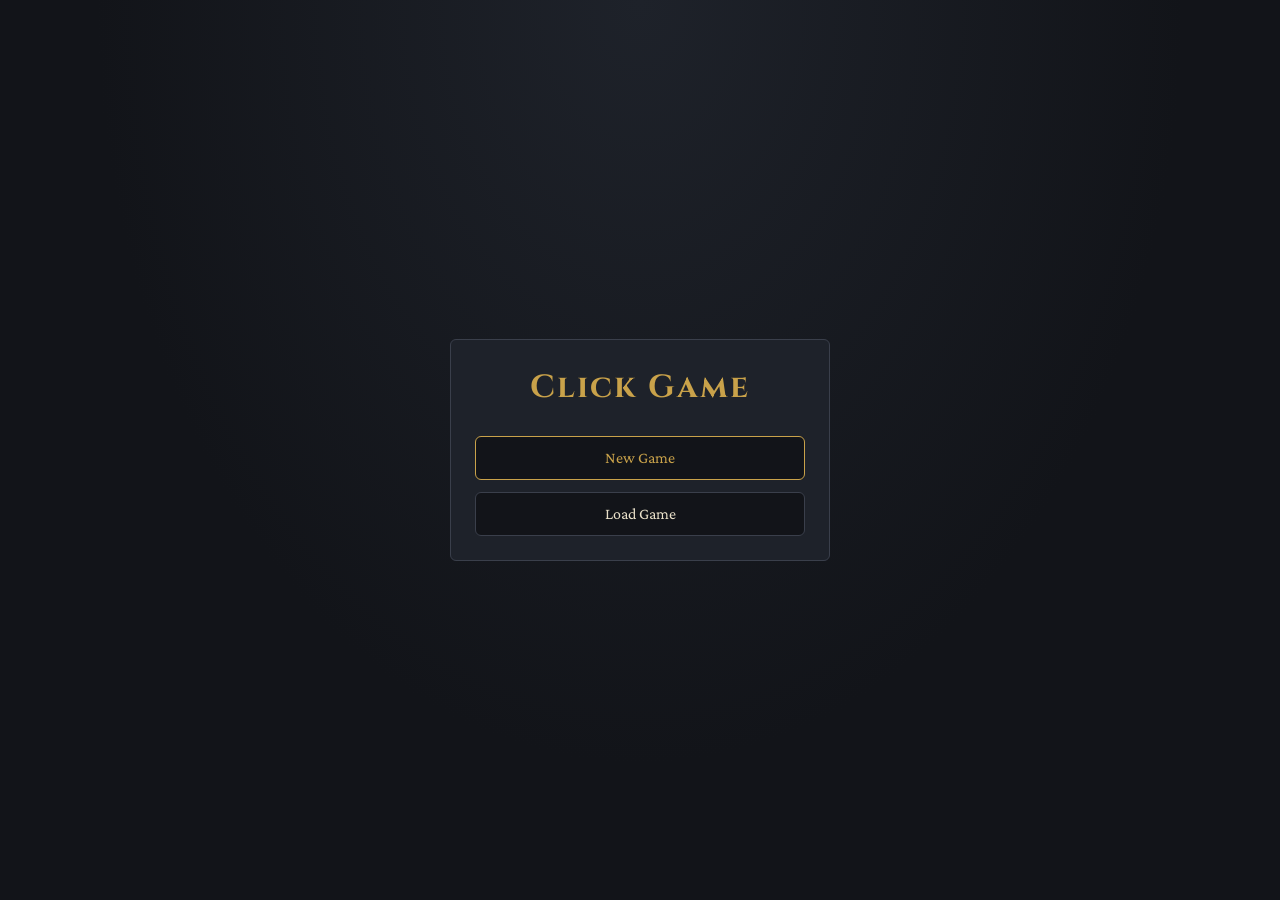
<file: index.html>
<!DOCTYPE html>
<html lang="en">
<head>
  <meta charset="UTF-8">
  <meta name="viewport" content="width=device-width, initial-scale=1.0">
  <title>Click-Game</title>
  <link rel="preconnect" href="https://fonts.googleapis.com">
  <link rel="preconnect" href="https://fonts.gstatic.com" crossorigin>
  <link href="https://fonts.googleapis.com/css2?family=Cinzel:wght@500;700&family=Crimson+Pro:ital,wght@0,400;0,600;1,400&display=swap" rel="stylesheet">
  <link rel="stylesheet" href="style.css">
</head>
<body>
  <!-- Title screens -->
  <div id="menu" class="screen title-screen">
    <div class="card title-card">
      <h1>Click Game</h1>
      <button id="newGame" class="btn btn-primary">New Game</button>
      <button id="loadGame" class="btn">Load Game</button>
    </div>
  </div>
  <div id="loadmenu" class="screen title-screen hidden">
    <div class="card title-card">
      <h1>Load Game</h1>
      <button id="loadSlot1" class="btn">Load Slot 1</button>
      <button id="loadSlot2" class="btn">Load Slot 2</button>
      <button id="loadSlot3" class="btn">Load Slot 3</button>
      <button id="backToMenu" class="btn btn-quiet">Back</button>
    </div>
  </div>

  <!-- Game screen -->
  <div id="game" class="screen hidden">
    <header class="topbar">
      <h1 id="roomName" class="room-name">Concrete Cell</h1>
      <div class="topbar-actions">
        <button id="hintButton" class="btn" aria-label="Show Hint">Hint</button>
        <button id="menuButton" class="btn" aria-haspopup="dialog" aria-controls="gameMenu">Menu</button>
      </div>
    </header>

    <div class="layout">
      <main class="main-zone">
        <figure class="scene">
          <img id="sceneImg" src="images/room1/room1_north.jpg" alt="Concrete Cell, facing north">
        </figure>

        <section class="card description" aria-live="polite">
          <div class="facing-badge">Facing <span id="facingDirection">North</span></div>
          <div id="message">Welcome to the game!</div>
        </section>

        <section class="controls" aria-label="Controls">
          <div id="movePad" class="pad" role="group" aria-label="Movement">
            <button id="moveForward" class="btn pad-btn pad-forward" aria-label="Move Forward">▲<span>Forward</span></button>
            <button id="turnLeft" class="btn pad-btn pad-left" aria-label="Turn Left">⟲<span>Turn Left</span></button>
            <div class="pad-compass" aria-hidden="true"><span id="padFacing">N</span></div>
            <button id="turnRight" class="btn pad-btn pad-right" aria-label="Turn Right">⟳<span>Turn Right</span></button>
            <button id="moveBack" class="btn pad-btn pad-back" aria-label="Move Back">▼<span>Back</span></button>
          </div>

          <div id="roomActions" class="room-actions">
            <div id="inspectActions" role="region" aria-label="Inspection Actions"></div>
            <div id="actions" role="region" aria-label="Game Actions"></div>
          </div>

          <div id="combatPanel" class="combat hidden" role="group" aria-label="Combat">
            <button id="combatAttack" class="btn btn-danger">Attack</button>
            <button id="combatBlock" class="btn btn-danger">Block</button>
            <button id="combatMagic" class="btn btn-danger">Magic</button>
            <button id="combatItem" class="btn">Item</button>
            <button id="combatRun" class="btn btn-quiet">Run</button>
          </div>
        </section>
      </main>

      <aside class="side-zone">
        <details class="card panel" open>
          <summary>Inventory</summary>
          <div id="inventory" class="panel-body" role="region" aria-label="Inventory">No items.</div>
        </details>
        <details class="card panel" open>
          <summary>Notes</summary>
          <div id="notes" class="panel-body" role="region" aria-label="Notes">No notes.</div>
        </details>
        <details class="card panel" open>
          <summary>Search</summary>
          <div id="searchStatus" class="panel-body" role="region" aria-label="Search">Nothing seen yet.</div>
        </details>
      </aside>
    </div>

    <!-- In-game menu overlay -->
    <div id="gameMenu" class="overlay hidden" role="dialog" aria-modal="true" aria-labelledby="gameMenuTitle">
      <div class="card overlay-card">
        <h2 id="gameMenuTitle">Menu</h2>
        <button id="saveSlot1" class="btn" aria-label="Save to Slot 1">Save 1</button>
        <button id="saveSlot2" class="btn" aria-label="Save to Slot 2">Save 2</button>
        <button id="saveSlot3" class="btn" aria-label="Save to Slot 3">Save 3</button>
        <hr>
        <button id="closeMenu" class="btn btn-primary">Resume</button>
        <button id="quitToTitle" class="btn btn-quiet">Quit to Title</button>
      </div>
    </div>
  </div>
<script src="game.js"></script>
</body>
</html>
</file>
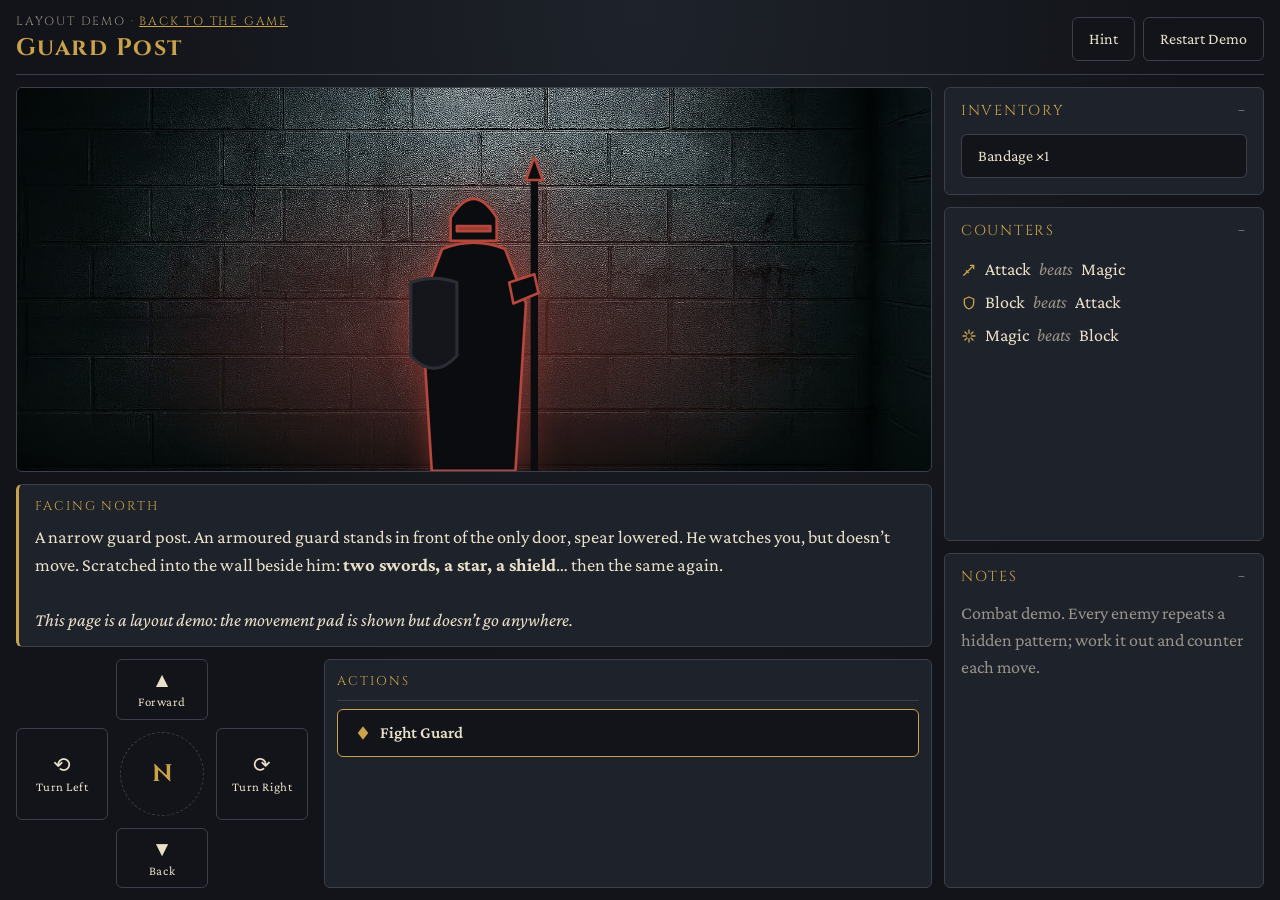
<file: combat-demo.html>
<!DOCTYPE html>
<html lang="en">
<head>
  <meta charset="UTF-8">
  <meta name="viewport" content="width=device-width, initial-scale=1.0">
  <title>Combat Demo</title>
  <link rel="preconnect" href="https://fonts.googleapis.com">
  <link rel="preconnect" href="https://fonts.gstatic.com" crossorigin>
  <link href="https://fonts.googleapis.com/css2?family=Cinzel:wght@500;700&family=Crimson+Pro:ital,wght@0,400;0,600;1,400&display=swap" rel="stylesheet">
  <link rel="stylesheet" href="style.css">
  <style>
    /* ---------- Combat demo additions (would move into style.css when combat is built) ---------- */
    .demo-banner {
      font-family: var(--font-title);
      font-size: 0.75rem;
      letter-spacing: 0.15em;
      text-transform: uppercase;
      color: var(--muted);
    }
    .demo-banner a { color: var(--accent); }

    /* Combat mode tints the frame red instead of gold */
    #game.in-combat .description { border-left-color: var(--danger); }
    #game.in-combat .facing-badge,
    #game.in-combat .room-name { color: #d06a5f; }
    #game.in-combat .scene { border-color: var(--danger); }

    /* Enemy drawn over the scene */
    .enemy {
      position: absolute;
      inset: 0;
      display: grid;
      place-items: end center;
      pointer-events: none;
      background: radial-gradient(ellipse at center 65%, rgba(158, 59, 50, 0.45), transparent 55%);
      transition: opacity 0.3s;
    }
    .enemy svg { height: 82%; max-height: 420px; filter: drop-shadow(0 0 14px rgba(158, 59, 50, 0.6)); }
    .enemy.hit svg { animation: shake 0.3s; }
    @keyframes shake { 25% { transform: translateX(-8px); } 75% { transform: translateX(8px); } }

    .nameplate {
      position: absolute;
      top: var(--space-3);
      left: var(--space-3);
      min-width: 180px;
      padding: var(--space-2) var(--space-3);
      background: rgba(18, 20, 25, 0.85);
      border: 1px solid var(--danger);
      border-radius: var(--radius);
    }
    .nameplate-name {
      font-family: var(--font-title);
      font-weight: 700;
      letter-spacing: 0.08em;
      color: #d06a5f;
    }
    .hearts { display: flex; gap: 4px; margin-top: 2px; }
    .heart {
      width: 16px;
      height: 16px;
      background: var(--danger);
      -webkit-mask: var(--heart) center / contain no-repeat;
      mask: var(--heart) center / contain no-repeat;
      --heart: url("data:image/svg+xml,%3Csvg xmlns='http://www.w3.org/2000/svg' viewBox='0 0 24 24'%3E%3Cpath d='M12 21s-8-5.5-8-11a4.5 4.5 0 0 1 8-2.8A4.5 4.5 0 0 1 20 10c0 5.5-8 11-8 11z'/%3E%3C/svg%3E");
    }
    .heart.empty { background: var(--line); }
    .hearts.you .heart { background: var(--accent); }
    .hearts.you .heart.empty { background: var(--line); }

    /* Combat controls: moves on the left, the pattern you've seen on the right */
    .controls.combat-layout { grid-template-columns: minmax(0, 1.2fr) minmax(0, 1fr); }
    .combat-panel {
      display: flex;
      flex-direction: column;
      gap: var(--space-2);
      padding: var(--space-3);
      background: var(--surface);
      border: 1px solid var(--danger);
      border-radius: var(--radius);
    }
    .panel-label {
      font-family: var(--font-title);
      font-size: 0.8rem;
      letter-spacing: 0.15em;
      text-transform: uppercase;
      color: #d06a5f;
    }
    .move-row { display: grid; grid-template-columns: repeat(3, 1fr); gap: var(--space-2); }
    .move-btn {
      flex-direction: column;
      gap: 4px;
      min-height: 76px;
      font-family: var(--font-title);
      font-weight: 700;
      letter-spacing: 0.06em;
      border-color: var(--danger);
    }
    .move-btn svg { width: 26px; height: 26px; }
    .move-btn:hover { background: var(--danger); border-color: var(--danger); color: var(--text); box-shadow: 0 0 14px rgba(158, 59, 50, 0.5); }
    .move-btn:disabled:hover { background: var(--bg); box-shadow: none; }
    .sub-row { display: grid; grid-template-columns: 1fr 1fr; gap: var(--space-2); }
    .sub-row .btn { min-height: 40px; font-size: 0.95rem; }

    .pattern-card {
      display: flex;
      flex-direction: column;
      gap: var(--space-2);
      padding: var(--space-3);
      background: var(--surface);
      border: 1px solid var(--line);
      border-radius: var(--radius);
      min-width: 0;
    }
    .your-health { display: flex; align-items: center; justify-content: space-between; gap: var(--space-2); }
    .chips { display: flex; flex-wrap: wrap; gap: 6px; }
    .chip {
      display: flex;
      flex-direction: column;
      align-items: center;
      gap: 2px;
      width: 52px;
      padding: 4px 0;
      border: 1px solid var(--line);
      border-radius: var(--radius);
      font-size: 0.7rem;
      color: var(--muted);
    }
    .chip svg { width: 18px; height: 18px; color: var(--text); }
    .chip.win { border-color: var(--accent); }
    .chip.lose { border-color: var(--danger); }
    .chip-result { font-weight: 700; }
    .chip.win .chip-result { color: var(--accent); }
    .chip.lose .chip-result { color: #d06a5f; }
    .chip.next { border-style: dashed; }
    .chip.next svg { color: var(--muted); }

    .counter-list { list-style: none; margin: 0; padding: 0; color: var(--text); }
    .counter-list li { display: flex; align-items: center; gap: var(--space-2); padding: 3px 0; }
    .counter-list svg { width: 16px; height: 16px; color: var(--accent); }
    .counter-list .beats { color: var(--muted); font-style: italic; }

    @media (max-width: 640px) {
      .controls.combat-layout { grid-template-columns: minmax(0, 1fr); }
      .nameplate { min-width: 0; }
    }
  </style>
</head>
<body>
  <div id="game" class="screen">
    <header class="topbar">
      <div>
        <div class="demo-banner">Layout demo · <a href="index.html">back to the game</a></div>
        <h1 id="roomName" class="room-name">Guard Post</h1>
      </div>
      <div class="topbar-actions">
        <button id="hintButton" class="btn">Hint</button>
        <button id="resetButton" class="btn">Restart Demo</button>
      </div>
    </header>

    <div class="layout">
      <main class="main-zone">
        <figure class="scene">
          <img id="sceneImg" src="images/room1/room1_north.jpg" alt="A stone corridor">
          <div id="enemy" class="enemy">
            <svg viewBox="0 0 200 300" aria-hidden="true" stroke="#b5483c" stroke-width="2.5" stroke-linejoin="round">
              <!-- A guard: helmet, cloak, shield and spear, in silhouette -->
              <line x1="158" y1="20" x2="158" y2="300" stroke="#0b0c10" stroke-width="7"/>
              <path d="M150 22 L158 0 L166 22 Z" fill="#0b0c10"/>
              <path d="M78 58 Q100 22 122 58 L122 80 L78 80 Z" fill="#0b0c10"/>
              <rect x="84" y="66" width="32" height="5" fill="#9e3b32"/>
              <path d="M70 88 Q100 76 130 88 L150 140 L140 300 L60 300 L50 140 Z" fill="#0b0c10"/>
              <path d="M40 120 Q62 112 84 120 L84 190 Q62 214 40 190 Z" fill="#14161b" stroke="#2a2d36" stroke-width="3"/>
              <path d="M134 120 L158 112 L162 130 L138 140 Z" fill="#0b0c10"/>
            </svg>
          </div>
          <div id="nameplate" class="nameplate hidden">
            <div class="nameplate-name" id="enemyName">Guard</div>
            <div class="hearts" id="enemyHearts"></div>
          </div>
        </figure>

        <section class="card description" aria-live="polite">
          <div class="facing-badge" id="badge">Facing North</div>
          <div id="message"></div>
        </section>

        <!-- Exploration controls (the normal game) -->
        <section id="exploreControls" class="controls" aria-label="Controls">
          <div class="pad" role="group" aria-label="Movement">
            <button class="btn pad-btn pad-forward" data-demo-move>▲<span>Forward</span></button>
            <button class="btn pad-btn pad-left" data-demo-move>⟲<span>Turn Left</span></button>
            <div class="pad-compass" aria-hidden="true"><span>N</span></div>
            <button class="btn pad-btn pad-right" data-demo-move>⟳<span>Turn Right</span></button>
            <button class="btn pad-btn pad-back" data-demo-move>▼<span>Back</span></button>
          </div>
          <div class="room-actions">
            <div id="inspectActions"></div>
            <div id="actions"></div>
          </div>
        </section>

        <!-- Combat controls: replace the pad and actions while fighting -->
        <section id="combatControls" class="controls combat-layout hidden" aria-label="Combat">
          <div class="combat-panel">
            <div class="panel-label">Your move</div>
            <div class="move-row">
              <button class="btn move-btn" data-move="attack"></button>
              <button class="btn move-btn" data-move="block"></button>
              <button class="btn move-btn" data-move="magic"></button>
            </div>
            <div class="sub-row">
              <button id="itemButton" class="btn">Item</button>
              <button id="runButton" class="btn btn-quiet">Run</button>
            </div>
          </div>
          <div class="pattern-card">
            <div class="your-health">
              <span class="panel-label" style="color: var(--accent)">You</span>
              <div class="hearts you" id="playerHearts"></div>
            </div>
            <div class="panel-label">Guard's moves so far</div>
            <div class="chips" id="history"></div>
          </div>
        </section>
      </main>

      <aside class="side-zone">
        <details class="card panel" open>
          <summary>Inventory</summary>
          <div id="inventory" class="panel-body"></div>
        </details>
        <details class="card panel" open>
          <summary>Counters</summary>
          <div class="panel-body">
            <ul class="counter-list" id="counterList"></ul>
          </div>
        </details>
        <details class="card panel" open>
          <summary>Notes</summary>
          <div class="panel-body" id="notes">
            <div>Combat demo. Every enemy repeats a hidden pattern; work it out and counter each move.</div>
          </div>
        </details>
      </aside>
    </div>
  </div>

<script>
document.addEventListener('DOMContentLoaded', () => {
  const $ = id => document.getElementById(id);

  const ICONS = {
    attack: '<svg viewBox="0 0 24 24" fill="none" stroke="currentColor" stroke-width="2" stroke-linecap="round"><path d="M5 19L18 6M14 5h5v5M8 13l3 3M4 20l2-2"/></svg>',
    block: '<svg viewBox="0 0 24 24" fill="none" stroke="currentColor" stroke-width="2" stroke-linejoin="round"><path d="M12 3l7 3v6c0 4.5-3 7.5-7 9-4-1.5-7-4.5-7-9V6z"/></svg>',
    magic: '<svg viewBox="0 0 24 24" fill="none" stroke="currentColor" stroke-width="2" stroke-linecap="round"><path d="M12 3v5M12 16v5M3 12h5M16 12h5M6 6l3 3M15 15l3 3M6 18l3-3M15 9l3-3"/></svg>',
    unknown: '<svg viewBox="0 0 24 24" fill="none" stroke="currentColor" stroke-width="2" stroke-linecap="round"><path d="M9 9a3 3 0 1 1 4 2.8c-.7.3-1 1-1 1.7V15M12 19h.01"/></svg>'
  };
  const MOVES = {
    attack: { label: 'Attack', beats: 'magic' },
    block: { label: 'Block', beats: 'attack' },
    magic: { label: 'Magic', beats: 'block' }
  };

  // The demo guard: a 4-move loop the player has to spot.
  const GUARD = { name: 'Guard', maxHp: 4, pattern: ['attack', 'attack', 'magic', 'block'] };
  const PLAYER_MAX = 5;

  let s;

  function reset() {
    s = { mode: 'explore', round: 0, enemyHp: GUARD.maxHp, playerHp: PLAYER_MAX, history: [], bandages: 1, key: false };
    say('A narrow guard post. An armoured guard stands in front of the only door, spear lowered. He watches you, but doesn’t move. Scratched into the wall beside him: <strong>two swords, a star, a shield</strong>… then the same again.<br><br><em>This page is a layout demo: the movement pad is shown but doesn’t go anywhere.</em>');
    render();
  }

  const say = html => { $('message').innerHTML = html; };
  const hearts = (n, max) => Array.from({ length: max }, (_, i) => `<span class="heart${i < n ? '' : ' empty'}"></span>`).join('');
  const actionBtn = (label, action) => `<button data-action="${action}">${label}</button>`;

  function render() {
    const fighting = s.mode === 'combat';
    $('game').classList.toggle('in-combat', fighting);
    $('exploreControls').classList.toggle('hidden', fighting);
    $('combatControls').classList.toggle('hidden', !fighting);
    $('nameplate').classList.toggle('hidden', !fighting);
    $('enemy').style.opacity = s.mode === 'won' ? 0 : 1;
    $('badge').textContent = fighting ? `Combat · Round ${s.round + 1}` : 'Facing North';
    $('roomName').textContent = 'Guard Post';

    $('enemyHearts').innerHTML = hearts(s.enemyHp, GUARD.maxHp);
    $('playerHearts').innerHTML = hearts(s.playerHp, PLAYER_MAX);

    // Pattern history: every guard move so far, how your counter went, and a "?" for the next one.
    $('history').innerHTML = s.history.map(h =>
      `<div class="chip ${h.result}">${ICONS[h.enemy]}<span>${MOVES[h.enemy].label}</span><span class="chip-result">${h.result === 'win' ? '✓' : h.result === 'lose' ? '✗' : '–'}</span></div>`
    ).join('') + `<div class="chip next">${ICONS.unknown}<span>Next</span><span class="chip-result">&nbsp;</span></div>`;

    document.querySelectorAll('[data-move]').forEach(b => {
      b.innerHTML = ICONS[b.dataset.move] + MOVES[b.dataset.move].label;
    });
    $('itemButton').textContent = s.bandages ? `Item (Bandage ×${s.bandages})` : 'Item (none)';
    $('itemButton').disabled = !s.bandages || s.playerHp === PLAYER_MAX;

    const actions = [];
    if (s.mode === 'explore') actions.push(actionBtn('Fight Guard', 'fight'));
    if (s.mode === 'won' && !s.key) actions.push(actionBtn('Take Key', 'takeKey'));
    if (s.mode === 'won' && s.key) actions.push(actionBtn('Step Through the Door', 'restart'));
    if (s.mode === 'lost') actions.push(actionBtn('Get Up and Try Again', 'fight'));
    $('actions').innerHTML = actions.join('');

    const items = [];
    if (s.bandages) items.push(`Bandage ×${s.bandages}`);
    if (s.key) items.push('Guard’s Key');
    $('inventory').innerHTML = items.length ? items.map(i => `<button>${i}</button>`).join('') : 'No items.';
  }

  function startFight() {
    s.mode = 'combat';
    s.round = 0;
    s.enemyHp = GUARD.maxHp;
    s.playerHp = PLAYER_MAX;
    s.history = [];
    say('You rush the guard. He sets his feet and raises his spear. <strong>Choose your move.</strong>');
    render();
  }

  function play(choice) {
    if (s.mode !== 'combat') return;
    const enemy = GUARD.pattern[s.round % GUARD.pattern.length];
    const you = MOVES[choice].label;
    const them = MOVES[enemy].label;
    let result;
    if (MOVES[choice].beats === enemy) {
      result = 'win';
      s.enemyHp--;
      $('enemy').classList.remove('hit'); void $('enemy').offsetWidth; $('enemy').classList.add('hit');
      say(`The guard uses <strong>${them}</strong>. Your <strong>${you}</strong> beats it. The guard staggers.`);
    } else if (MOVES[enemy].beats === choice) {
      result = 'lose';
      s.playerHp--;
      say(`The guard uses <strong>${them}</strong>. It beats your <strong>${you}</strong>. You lose a heart.`);
    } else {
      result = 'tie';
      say(`You both use <strong>${you}</strong>. Neither gains ground.`);
    }
    s.history.push({ enemy, result });
    s.round++;

    if (s.enemyHp <= 0) {
      s.mode = 'won';
      say('The guard drops to one knee and sets down his spear. “You read me well.” A key slides across the floor toward you.');
    } else if (s.playerHp <= 0) {
      s.mode = 'lost';
      say('You’re knocked to the ground. The guard steps back to his post and waits, as if he expected you to try again.');
    }
    render();
  }

  const handlers = {
    fight: startFight,
    takeKey: () => { s.key = true; say('You take the guard’s key.'); render(); },
    restart: reset
  };

  document.addEventListener('click', e => {
    const move = e.target.closest('[data-move]');
    if (move) return play(move.dataset.move);
    const action = e.target.closest('[data-action]');
    if (action && handlers[action.dataset.action]) return handlers[action.dataset.action]();
    if (e.target.closest('[data-demo-move]')) say('The movement pad is just for show on this demo page. Try <strong>Fight Guard</strong>.');
  });

  $('itemButton').addEventListener('click', () => {
    s.bandages--;
    s.playerHp = Math.min(PLAYER_MAX, s.playerHp + 1);
    say('You wrap the bandage tight. +1 heart.<br><em>(How items work in combat is still to be decided.)</em>');
    render();
  });
  $('runButton').addEventListener('click', () => {
    s.mode = 'explore';
    say('You back away. The guard returns to his post, fully recovered.<br><em>(The penalty for running is still to be decided.)</em>');
    render();
  });
  $('hintButton').addEventListener('click', () =>
    say(s.mode === 'combat' ? 'Watch the guard’s moves. They repeat in the same order.' : 'The scratches on the wall beside the guard might be worth remembering.'));
  $('resetButton').addEventListener('click', reset);

  $('counterList').innerHTML = Object.entries(MOVES).map(([id, m]) =>
    `<li>${ICONS[id]}${m.label} <span class="beats">beats</span> ${MOVES[m.beats].label}</li>`).join('');

  reset();
});
</script>
</body>
</html>
</file>
<file: style.css>
/* ---------- Palette: candlelit castle stone ---------- */
:root {
  --bg: #121419;        /* night stone */
  --surface: #1e222a;   /* carved stone panels */
  --line: #3a3f4b;      /* mortar / borders */
  --text: #e9e0c9;      /* parchment */
  --accent: #c9a24a;    /* brass, candlelight */
  --danger: #9e3b32;    /* combat */

  --font-title: 'Cinzel', 'Trajan Pro', Georgia, serif;
  --font-body: 'Crimson Pro', Georgia, 'Times New Roman', serif;
  --font-mono: ui-monospace, Consolas, 'Courier New', monospace;

  --space-1: 4px;
  --space-2: 8px;
  --space-3: 12px;
  --space-4: 16px;
  --space-5: 24px;
  --radius: 6px;
  --muted: rgba(233, 224, 201, 0.6);
}

*, *::before, *::after { box-sizing: border-box; }

html { -webkit-text-size-adjust: 100%; }

body {
  margin: 0;
  min-height: 100vh;
  background: radial-gradient(ellipse at top, var(--surface) 0%, var(--bg) 60%) fixed, var(--bg);
  color: var(--text);
  font-family: var(--font-body);
  font-size: 18px;
  line-height: 1.5;
}

h1, h2 {
  font-family: var(--font-title);
  font-weight: 700;
  letter-spacing: 0.06em;
  color: var(--accent);
  margin: 0;
}

.hidden { display: none !important; }

/* ---------- Cards ---------- */
.card {
  background: var(--surface);
  border: 1px solid var(--line);
  border-radius: var(--radius);
  padding: var(--space-4);
}

/* ---------- Buttons ---------- */
.btn,
#inspectActions button,
#actions button,
#notes button,
#inventory button {
  display: inline-flex;
  align-items: center;
  justify-content: center;
  gap: var(--space-2);
  min-height: 44px;
  padding: var(--space-2) var(--space-4);
  background: var(--bg);
  color: var(--text);
  border: 1px solid var(--line);
  border-radius: var(--radius);
  font-family: var(--font-body);
  font-size: 1rem;
  line-height: 1.2;
  cursor: pointer;
  transition: border-color 0.15s, background-color 0.15s, color 0.15s;
}
.btn:hover,
#inspectActions button:hover,
#actions button:hover,
#notes button:hover,
#inventory button:hover {
  border-color: var(--accent);
  color: var(--accent);
}
button:focus-visible,
summary:focus-visible,
input:focus-visible {
  outline: 2px solid var(--accent);
  outline-offset: 2px;
}
.btn:disabled,
.btn:disabled:hover {
  opacity: 0.45;
  border-color: var(--line);
  color: var(--text);
  cursor: default;
}
.btn-primary { border-color: var(--accent); color: var(--accent); }
.btn-primary:hover { background: var(--accent); color: var(--bg); }
.btn-danger { border-color: var(--danger); }
.btn-danger:hover { background: var(--danger); border-color: var(--danger); color: var(--text); }
.btn-quiet { background: transparent; border-color: transparent; color: var(--muted); }

/* ---------- Title screens ---------- */
.title-screen {
  min-height: 100vh;
  display: grid;
  place-items: center;
  padding: var(--space-4);
}
.title-card {
  width: min(100%, 380px);
  display: flex;
  flex-direction: column;
  gap: var(--space-3);
  text-align: center;
  padding: var(--space-5);
}
.title-card h1 { font-size: 2rem; margin-bottom: var(--space-3); }

/* ---------- Game layout ---------- */
#game {
  max-width: 1280px;
  margin: 0 auto;
  padding: var(--space-4);
}

.topbar {
  display: flex;
  align-items: center;
  justify-content: space-between;
  gap: var(--space-3);
  padding-bottom: var(--space-3);
  margin-bottom: var(--space-4);
  border-bottom: 1px solid var(--line);
}
.room-name { font-size: 1.5rem; }
.topbar-actions { display: flex; gap: var(--space-2); }

.layout {
  display: grid;
  grid-template-columns: minmax(0, 1fr) 320px;
  gap: var(--space-4);
  align-items: start;
}
.main-zone,
.side-zone {
  display: flex;
  flex-direction: column;
  gap: var(--space-4);
  min-width: 0;
}

/* Scene */
.scene {
  margin: 0;
  border: 1px solid var(--line);
  border-radius: var(--radius);
  overflow: hidden;
  background: #000;
}
#sceneImg {
  display: block;
  width: 100%;
  aspect-ratio: 3 / 2;
  max-height: 42vh;
  object-fit: cover;   /* fill the frame edge to edge, no side bars */
  object-position: center;
}
/* Tall close-ups (lock, number pad): show the whole image, with a dimmed,
   blurred copy of it filling the rest of the frame instead of black bars. */
.scene { position: relative; }
.scene.closeup::before {
  content: '';
  position: absolute;
  inset: -20px;
  background: var(--scene-src) center / cover no-repeat;
  filter: blur(18px) brightness(0.45);
}
.scene.closeup #sceneImg {
  position: relative;
  object-fit: contain;
}

/* Description: the main focus */
.description {
  border-left: 3px solid var(--accent);
  font-size: 1.15rem;
  min-height: 5.5em;
}
.facing-badge {
  font-family: var(--font-title);
  font-size: 0.8rem;
  letter-spacing: 0.15em;
  text-transform: uppercase;
  color: var(--accent);
  margin-bottom: var(--space-2);
}

/* Controls */
.controls {
  display: grid;
  grid-template-columns: auto minmax(0, 1fr);
  gap: var(--space-4);
  align-items: stretch;
}

.pad {
  display: grid;
  grid-template-columns: repeat(3, 92px);
  grid-template-areas:
    ".    fwd  ."
    "left mid  right"
    ".    back .";
  gap: var(--space-2);
}
.pad-btn {
  flex-direction: column;
  gap: 2px;
  min-height: 56px;
  padding: var(--space-2);
  font-size: 1.3rem;
}
.pad-btn span { font-size: 0.8rem; letter-spacing: 0.04em; }
.pad-forward { grid-area: fwd; }
.pad-left { grid-area: left; }
.pad-right { grid-area: right; }
.pad-back { grid-area: back; }
.pad-btn.exit-open { border-color: var(--accent); color: var(--accent); }
.pad-compass {
  grid-area: mid;
  display: grid;
  place-items: center;
  border: 1px dashed var(--line);
  border-radius: 50%;
  aspect-ratio: 1;
  margin: var(--space-1);
  font-family: var(--font-title);
  font-weight: 700;
  font-size: 1.5rem;
  color: var(--accent);
}

/* Room actions: a card the same height as the pad, actions stacked inside */
.room-actions {
  display: flex;
  flex-direction: column;
  gap: var(--space-2);
  min-width: 0;
  padding: var(--space-3);
  background: var(--surface);
  border: 1px solid var(--line);
  border-radius: var(--radius);
  overflow-y: auto;
}
.room-actions::before {
  content: 'Actions';
  font-family: var(--font-title);
  font-size: 0.8rem;
  letter-spacing: 0.15em;
  text-transform: uppercase;
  color: var(--accent);
}
#inspectActions,
#actions {
  display: flex;
  flex-direction: column;
  gap: var(--space-2);
}
#inspectActions:empty,
#actions:empty { display: none; }
#actions:not(:empty) {
  padding-top: var(--space-2);
  border-top: 1px solid var(--line);
}
#inspectActions button,
#actions button {
  justify-content: flex-start;
  text-align: left;
  min-height: 48px;
  font-size: 1.05rem;
  font-weight: 600;
  border-color: var(--accent);
}
#inspectActions button:hover,
#actions button:hover {
  background: rgba(201, 162, 74, 0.08);
  box-shadow: 0 0 12px rgba(201, 162, 74, 0.35);
}
/* Icons: magnifier for Inspect, a small diamond for other actions */
#inspectActions button::before,
#actions button::before {
  content: '';
  flex: none;
  width: 18px;
  height: 18px;
  background: var(--accent);
  -webkit-mask: var(--icon) center / contain no-repeat;
  mask: var(--icon) center / contain no-repeat;
}
#inspectActions button {
  --icon: url("data:image/svg+xml,%3Csvg xmlns='http://www.w3.org/2000/svg' viewBox='0 0 24 24' fill='none' stroke='black' stroke-width='2.5' stroke-linecap='round'%3E%3Ccircle cx='10' cy='10' r='6.5'/%3E%3Cpath d='M15 15l6 6'/%3E%3C/svg%3E");
}
#actions button {
  --icon: url("data:image/svg+xml,%3Csvg xmlns='http://www.w3.org/2000/svg' viewBox='0 0 24 24'%3E%3Cpath d='M12 3l7 9-7 9-7-9z'/%3E%3C/svg%3E");
}

.combat {
  grid-column: 1 / -1;
  display: grid;
  grid-template-columns: repeat(3, 1fr);
  gap: var(--space-2);
  padding: var(--space-3);
  border: 1px solid var(--danger);
  border-radius: var(--radius);
}

/* Side panels */
.panel { padding: 0; }
.panel summary {
  padding: var(--space-3) var(--space-4);
  font-family: var(--font-title);
  font-size: 0.9rem;
  letter-spacing: 0.12em;
  text-transform: uppercase;
  color: var(--accent);
  cursor: pointer;
  list-style: none;
}
.panel summary::-webkit-details-marker { display: none; }
.panel summary::after { content: '−'; float: right; color: var(--muted); }
.panel:not([open]) summary::after { content: '+'; }
.panel-body {
  padding: 0 var(--space-4) var(--space-4);
  display: flex;
  flex-direction: column;
  gap: var(--space-2);
  color: var(--muted);
}
#notes button,
#inventory button {
  display: block;
  width: 100%;
  text-align: left;
  white-space: nowrap;
  overflow: hidden;
  text-overflow: ellipsis;
  color: var(--text);
}
#notes button:hover,
#inventory button:hover { color: var(--accent); }

.status-list { list-style: none; margin: 0; padding: 0; }
.status-list li {
  display: flex;
  justify-content: space-between;
  gap: var(--space-3);
  padding: var(--space-1) 0;
  border-bottom: 1px solid var(--line);
  color: var(--text);
}
.status-list li:last-child { border-bottom: none; }
/* Search checklist: open circle = not yet searched, gold dot = in progress,
   gold check + dimmed = finished. */
.status-list li > span:first-child::before {
  display: inline-block;
  width: 1.3em;
  content: '○';
  color: var(--muted);
}
.status-list li.in-progress > span:first-child::before { content: '•'; color: var(--accent); }
.status-list li.done { color: var(--muted); }
.status-list li.done > span:first-child::before { content: '✓'; color: var(--accent); font-weight: 700; }
.status-value { color: var(--muted); font-style: italic; }
.in-progress .status-value { color: var(--text); font-style: normal; }
.done .status-value { color: var(--accent); font-style: normal; opacity: 0.8; }

/* ---------- Overlay menu ---------- */
.overlay {
  position: fixed;
  inset: 0;
  z-index: 10;
  display: grid;
  place-items: center;
  padding: var(--space-4);
  background: rgba(0, 0, 0, 0.7);
}
.overlay-card {
  width: min(100%, 360px);
  display: flex;
  flex-direction: column;
  gap: var(--space-2);
}
.overlay-card h2 { font-size: 1.3rem; text-align: center; margin-bottom: var(--space-2); }
.overlay-card hr { width: 100%; border: none; border-top: 1px solid var(--line); margin: var(--space-2) 0; }
.overlay-card .btn { justify-content: flex-start; }
.overlay-card #closeMenu,
.overlay-card #quitToTitle { justify-content: center; }

/* ---------- Puzzle text ---------- */
#codeInput {
  width: 100%;
  min-height: 44px;
  padding: var(--space-2) var(--space-3);
  background: var(--bg);
  color: var(--text);
  border: 1px solid var(--accent);
  border-radius: var(--radius);
  font-family: var(--font-mono);
  font-size: 1.2rem;
  letter-spacing: 0.3em;
}
.wall-words {
  display: flex;
  flex-wrap: wrap;
  gap: var(--space-2) var(--space-5);
  margin-top: var(--space-2);
  font-family: var(--font-mono);
  font-size: 1.2rem;
  letter-spacing: 0.15em;
  color: var(--accent);
}
.cipher {
  display: grid;
  grid-template-columns: repeat(13, auto);
  gap: 2px var(--space-3);
  margin-top: var(--space-2);
  font-family: var(--font-mono);
  font-size: 0.95rem;
  color: var(--accent);
}

/* ---------- Laptop / desktop: the whole game fits one screen ----------
   The page is exactly one viewport tall. The scene image takes whatever
   height is left after the description and controls, and the side panels
   stretch to the bottom (Notes and Search scroll inside if they grow). */
@media (min-width: 961px) and (min-height: 560px) {
  #game {
    height: 100vh;
    display: flex;
    flex-direction: column;
    padding: var(--space-3) var(--space-4);
  }
  .topbar { flex: none; padding-bottom: var(--space-2); margin-bottom: var(--space-3); }
  .layout, .main-zone, .side-zone { gap: var(--space-3); }
  .pad-btn { min-height: 48px; }
  .description { padding: var(--space-3) var(--space-4); }
  .layout {
    flex: 1;
    min-height: 0;
    align-items: stretch;
  }
  .main-zone { min-height: 0; }
  .scene {
    flex: 1 1 0;
    min-height: 160px;
  }
  #sceneImg {
    height: 100%;
    aspect-ratio: auto;
    max-height: none;
  }
  .description { flex: none; min-height: 0; }
  .controls { flex: none; }
  .side-zone { min-height: 0; }
  .side-zone .panel { flex: none; }
  .side-zone .panel[open]:not(:first-child) {
    flex: 1 1 0;
    min-height: 0;
    overflow-y: auto;
  }
}

/* ---------- Tablet ---------- */
@media (max-width: 960px) {
  .layout { grid-template-columns: minmax(0, 1fr); }
  .side-zone {
    display: grid;
    grid-template-columns: repeat(auto-fit, minmax(220px, 1fr));
    align-items: start;
  }
}

/* ---------- Phone ---------- */
@media (max-width: 640px) {
  body { font-size: 17px; }
  #game { padding: var(--space-3); }
  .topbar { margin-bottom: var(--space-3); }
  .room-name { font-size: 1.15rem; }
  .topbar-actions .btn { padding: var(--space-2) var(--space-3); }
  .layout, .main-zone, .side-zone { gap: var(--space-3); }
  #sceneImg { max-height: 40vh; }
  .description { font-size: 1.05rem; min-height: 0; padding: var(--space-3); }
  .controls { grid-template-columns: minmax(0, 1fr); gap: var(--space-3); }
  .pad {
    grid-template-columns: repeat(3, minmax(0, 1fr));
    width: 100%;
    max-width: 340px;
    margin: 0 auto;
  }
  .pad-compass { width: 56px; justify-self: center; }
  .combat { grid-template-columns: repeat(2, 1fr); }
  .combat #combatRun { grid-column: 1 / -1; }
  .cipher { grid-template-columns: repeat(auto-fill, minmax(3.6em, 1fr)); }
}
</file>
